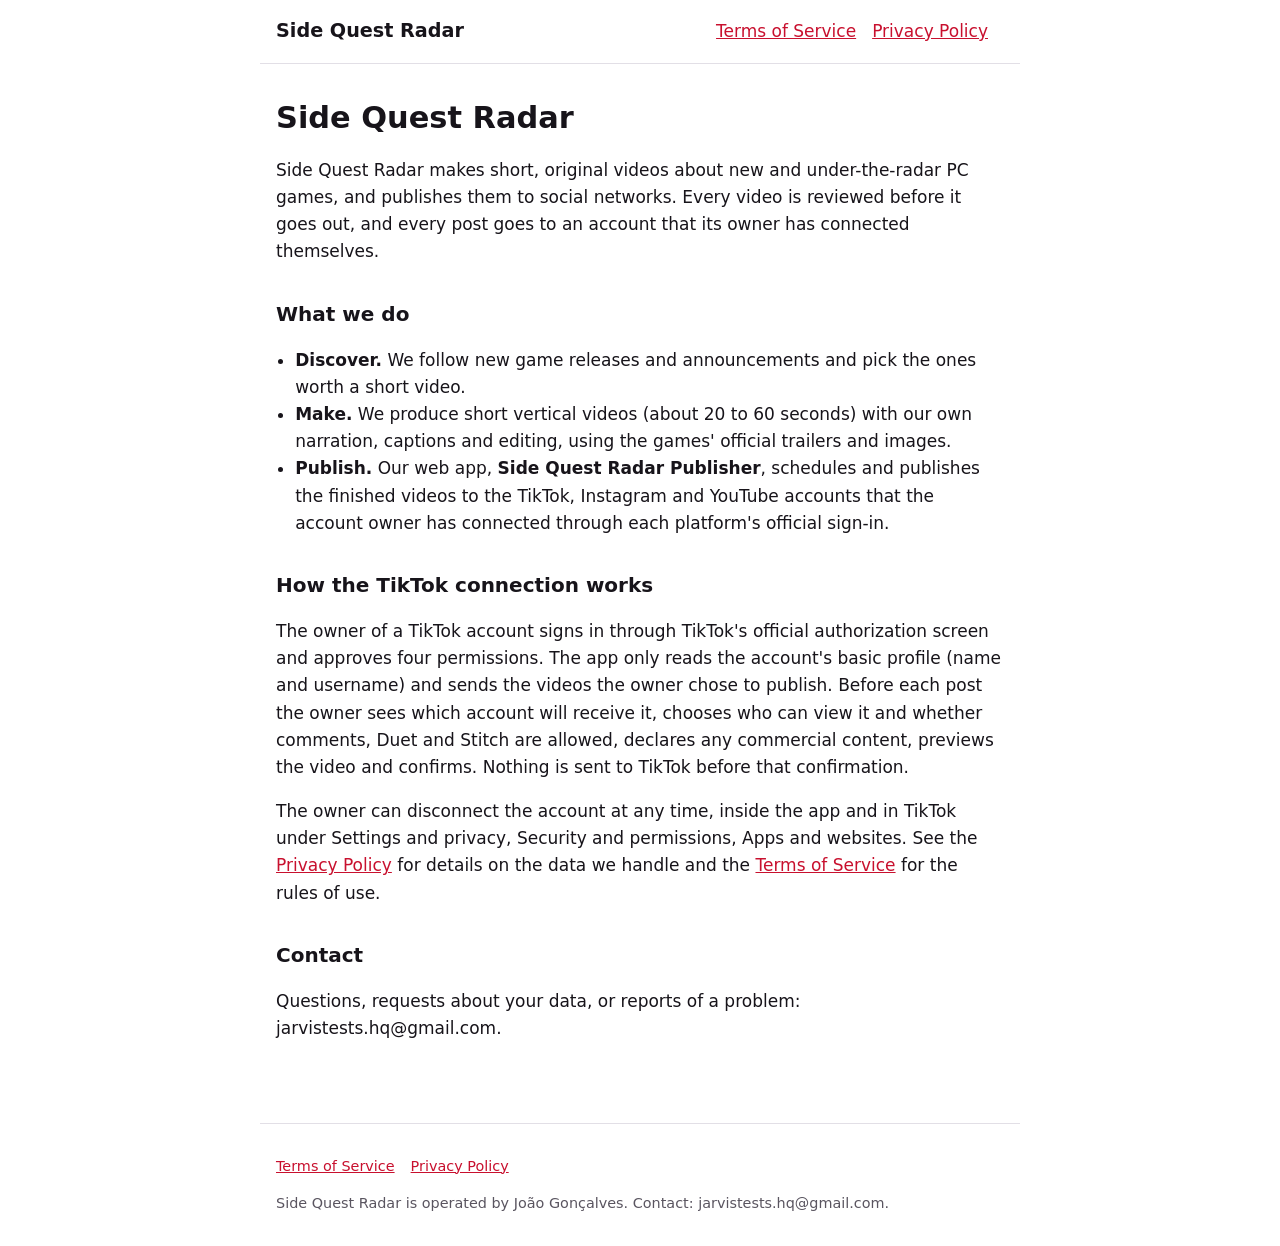
<file: index.html>
<!doctype html>
<html lang="en">
<head>
<meta charset="utf-8">
<meta name="viewport" content="width=device-width, initial-scale=1">
<title>Side Quest Radar</title>
<meta name="description" content="Side Quest Radar makes short videos about new and hidden Steam games, and publishes them to the creator's own TikTok, Instagram and YouTube accounts.">
<link rel="stylesheet" href="./style.css">
</head>
<body>
<header>
<a class="brand" href="./">Side Quest Radar</a>
<nav aria-label="Main"><a href="./terms/">Terms of Service</a><a href="./privacy/">Privacy Policy</a></nav>
</header>
<main>
<h1>Side Quest Radar</h1>
<p>Side Quest Radar makes short, original videos about new and under-the-radar PC games, and publishes them to social networks. Every video is reviewed before it goes out, and every post goes to an account that its owner has connected themselves.</p>

<h2>What we do</h2>
<ul>
<li><strong>Discover.</strong> We follow new game releases and announcements and pick the ones worth a short video.</li>
<li><strong>Make.</strong> We produce short vertical videos (about 20 to 60 seconds) with our own narration, captions and editing, using the games' official trailers and images.</li>
<li><strong>Publish.</strong> Our web app, <strong>Side Quest Radar Publisher</strong>, schedules and publishes the finished videos to the TikTok, Instagram and YouTube accounts that the account owner has connected through each platform's official sign-in.</li>
</ul>

<h2>How the TikTok connection works</h2>
<p>The owner of a TikTok account signs in through TikTok's official authorization screen and approves four permissions. The app only reads the account's basic profile (name and username) and sends the videos the owner chose to publish. Before each post the owner sees which account will receive it, chooses who can view it and whether comments, Duet and Stitch are allowed, declares any commercial content, previews the video and confirms. Nothing is sent to TikTok before that confirmation.</p>
<p>The owner can disconnect the account at any time, inside the app and in TikTok under Settings and privacy, Security and permissions, Apps and websites. See the <a href="privacy/">Privacy Policy</a> for details on the data we handle and the <a href="terms/">Terms of Service</a> for the rules of use.</p>

<h2>Contact</h2>
<p>Questions, requests about your data, or reports of a problem: jarvistests.hq@gmail.com.</p>
</main>
<footer>
<p><a href="./terms/">Terms of Service</a><a href="./privacy/">Privacy Policy</a></p>
<p>Side Quest Radar is operated by João Gonçalves. Contact: jarvistests.hq@gmail.com.</p>
</footer>
</body>
</html>
</file>
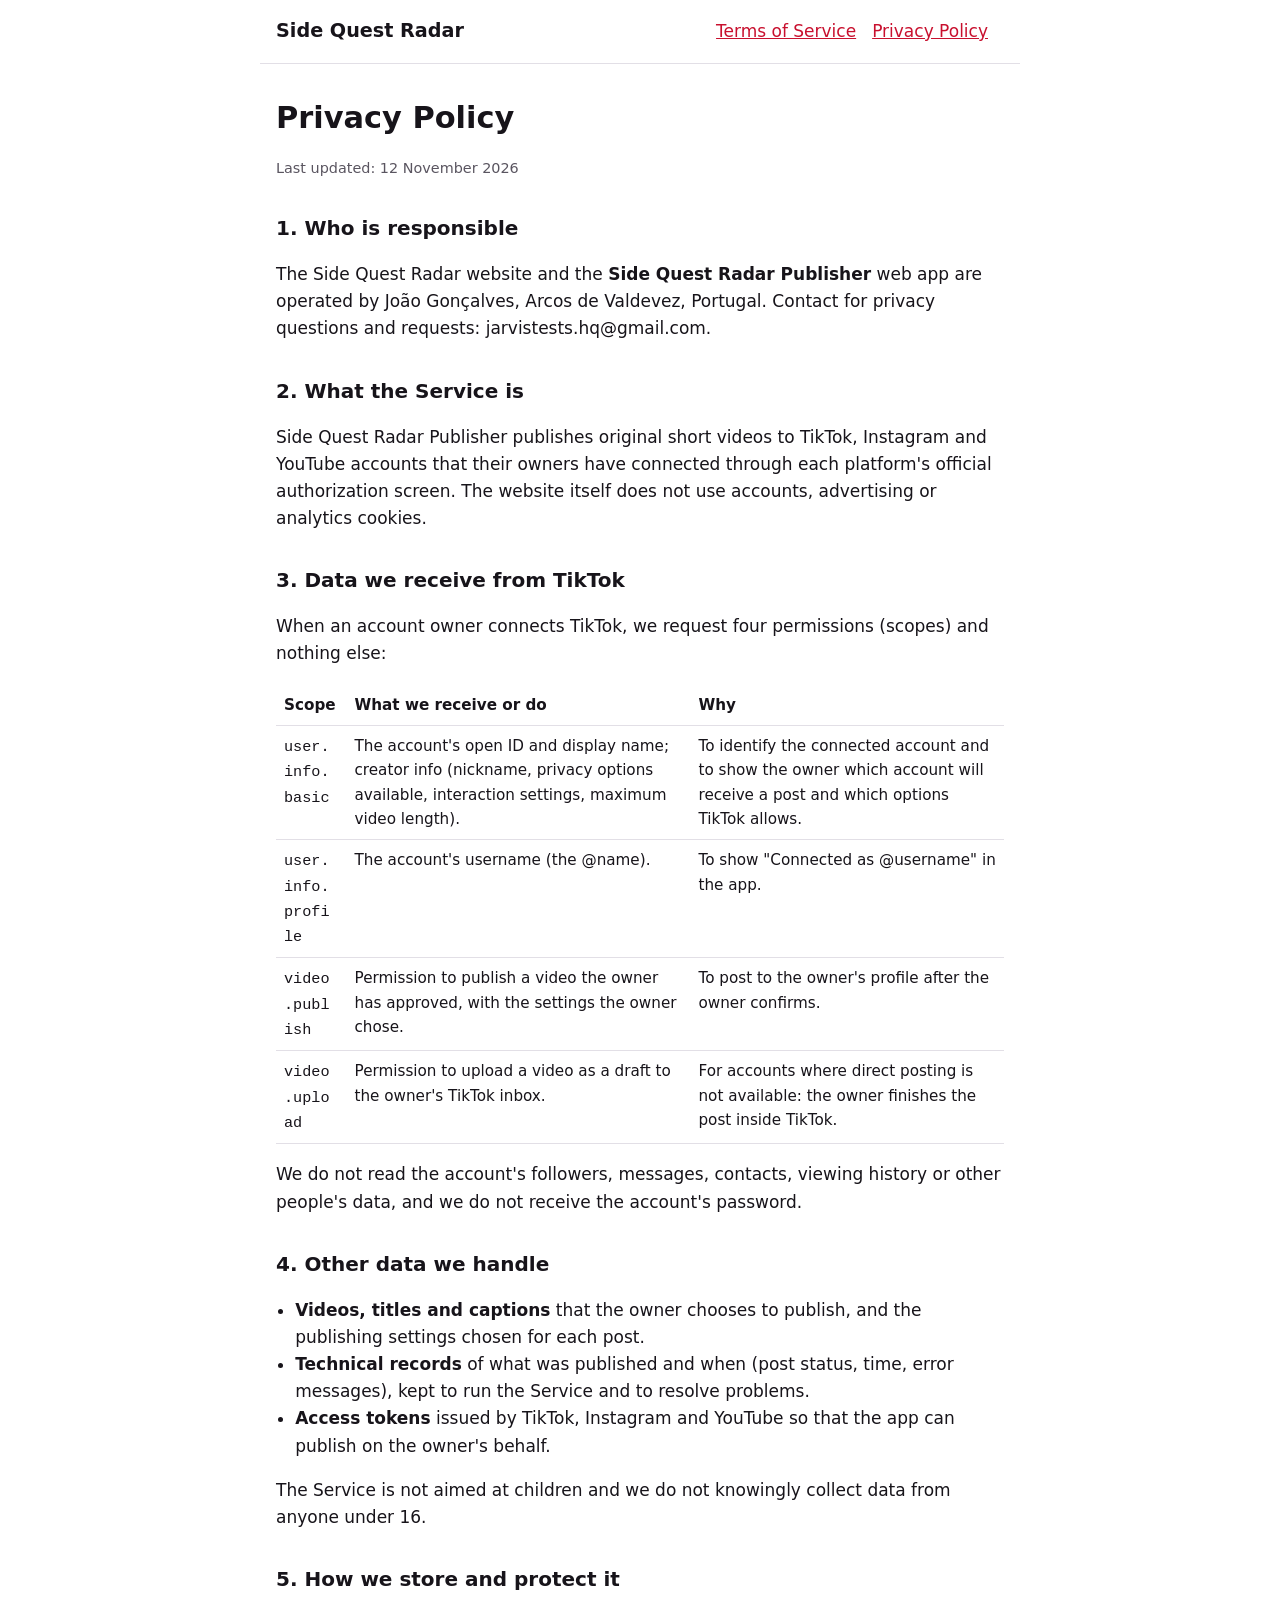
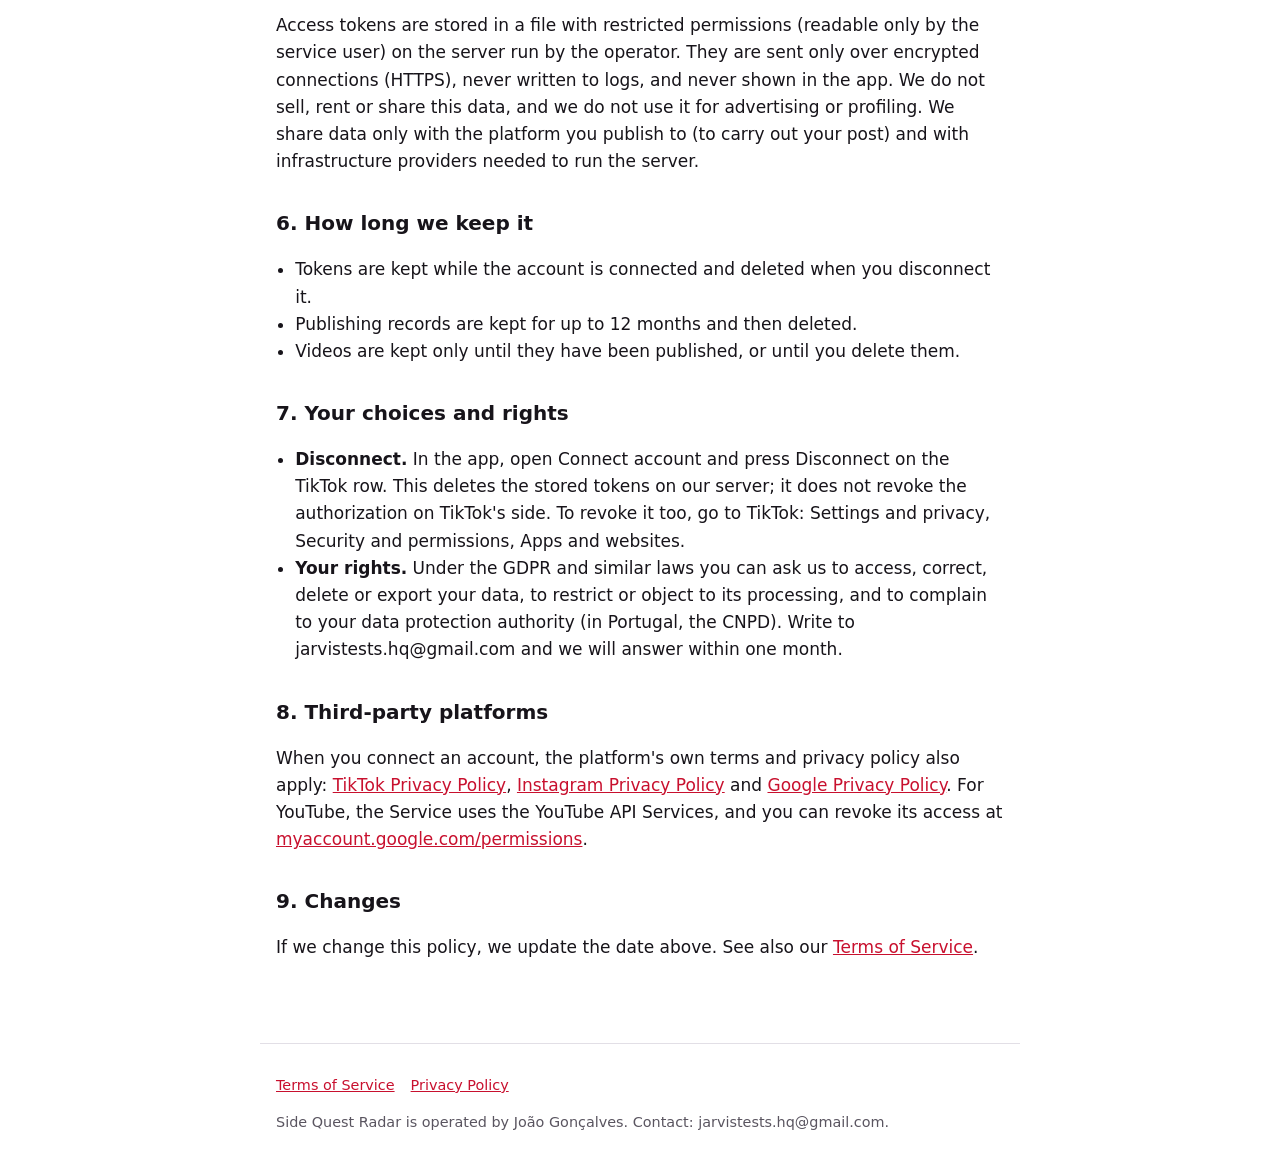
<file: privacy/index.html>
<!doctype html>
<html lang="en">
<head>
<meta charset="utf-8">
<meta name="viewport" content="width=device-width, initial-scale=1">
<title>Privacy Policy - Side Quest Radar</title>
<meta name="description" content="How Side Quest Radar and the Side Quest Radar Publisher web app handle data, including data received from TikTok.">
<link rel="stylesheet" href="../style.css">
</head>
<body>
<header>
<a class="brand" href="../">Side Quest Radar</a>
<nav aria-label="Main"><a href="../terms/">Terms of Service</a><a href="../privacy/">Privacy Policy</a></nav>
</header>
<main>
<h1>Privacy Policy</h1>
<p class="muted">Last updated: 12 November 2026</p>

<h2>1. Who is responsible</h2>
<p>The Side Quest Radar website and the <strong>Side Quest Radar Publisher</strong> web app are operated by João Gonçalves, Arcos de Valdevez, Portugal. Contact for privacy questions and requests: jarvistests.hq@gmail.com.</p>

<h2>2. What the Service is</h2>
<p>Side Quest Radar Publisher publishes original short videos to TikTok, Instagram and YouTube accounts that their owners have connected through each platform's official authorization screen. The website itself does not use accounts, advertising or analytics cookies.</p>

<h2>3. Data we receive from TikTok</h2>
<p>When an account owner connects TikTok, we request four permissions (scopes) and nothing else:</p>
<table>
<tr><th>Scope</th><th>What we receive or do</th><th>Why</th></tr>
<tr><td><code>user.info.basic</code></td><td>The account's open ID and display name; creator info (nickname, privacy options available, interaction settings, maximum video length).</td><td>To identify the connected account and to show the owner which account will receive a post and which options TikTok allows.</td></tr>
<tr><td><code>user.info.profile</code></td><td>The account's username (the @name).</td><td>To show "Connected as @username" in the app.</td></tr>
<tr><td><code>video.publish</code></td><td>Permission to publish a video the owner has approved, with the settings the owner chose.</td><td>To post to the owner's profile after the owner confirms.</td></tr>
<tr><td><code>video.upload</code></td><td>Permission to upload a video as a draft to the owner's TikTok inbox.</td><td>For accounts where direct posting is not available: the owner finishes the post inside TikTok.</td></tr>
</table>
<p>We do not read the account's followers, messages, contacts, viewing history or other people's data, and we do not receive the account's password.</p>

<h2>4. Other data we handle</h2>
<ul>
<li><strong>Videos, titles and captions</strong> that the owner chooses to publish, and the publishing settings chosen for each post.</li>
<li><strong>Technical records</strong> of what was published and when (post status, time, error messages), kept to run the Service and to resolve problems.</li>
<li><strong>Access tokens</strong> issued by TikTok, Instagram and YouTube so that the app can publish on the owner's behalf.</li>
</ul>
<p>The Service is not aimed at children and we do not knowingly collect data from anyone under 16.</p>

<h2>5. How we store and protect it</h2>
<p>Access tokens are stored in a file with restricted permissions (readable only by the service user) on the server run by the operator. They are sent only over encrypted connections (HTTPS), never written to logs, and never shown in the app. We do not sell, rent or share this data, and we do not use it for advertising or profiling. We share data only with the platform you publish to (to carry out your post) and with infrastructure providers needed to run the server.</p>

<h2>6. How long we keep it</h2>
<ul>
<li>Tokens are kept while the account is connected and deleted when you disconnect it.</li>
<li>Publishing records are kept for up to 12 months and then deleted.</li>
<li>Videos are kept only until they have been published, or until you delete them.</li>
</ul>

<h2>7. Your choices and rights</h2>
<ul>
<li><strong>Disconnect.</strong> In the app, open Connect account and press Disconnect on the TikTok row. This deletes the stored tokens on our server; it does not revoke the authorization on TikTok's side. To revoke it too, go to TikTok: Settings and privacy, Security and permissions, Apps and websites.</li>
<li><strong>Your rights.</strong> Under the GDPR and similar laws you can ask us to access, correct, delete or export your data, to restrict or object to its processing, and to complain to your data protection authority (in Portugal, the CNPD). Write to jarvistests.hq@gmail.com and we will answer within one month.</li>
</ul>

<h2>8. Third-party platforms</h2>
<p>When you connect an account, the platform's own terms and privacy policy also apply: <a href="https://www.tiktok.com/legal/page/global/privacy-policy/en">TikTok Privacy Policy</a>, <a href="https://privacycenter.instagram.com/policy">Instagram Privacy Policy</a> and <a href="https://policies.google.com/privacy">Google Privacy Policy</a>. For YouTube, the Service uses the YouTube API Services, and you can revoke its access at <a href="https://myaccount.google.com/permissions">myaccount.google.com/permissions</a>.</p>

<h2>9. Changes</h2>
<p>If we change this policy, we update the date above. See also our <a href="../terms/">Terms of Service</a>.</p>
</main>
<footer>
<p><a href="../terms/">Terms of Service</a><a href="../privacy/">Privacy Policy</a></p>
<p>Side Quest Radar is operated by João Gonçalves. Contact: jarvistests.hq@gmail.com.</p>
</footer>
</body>
</html>
</file>
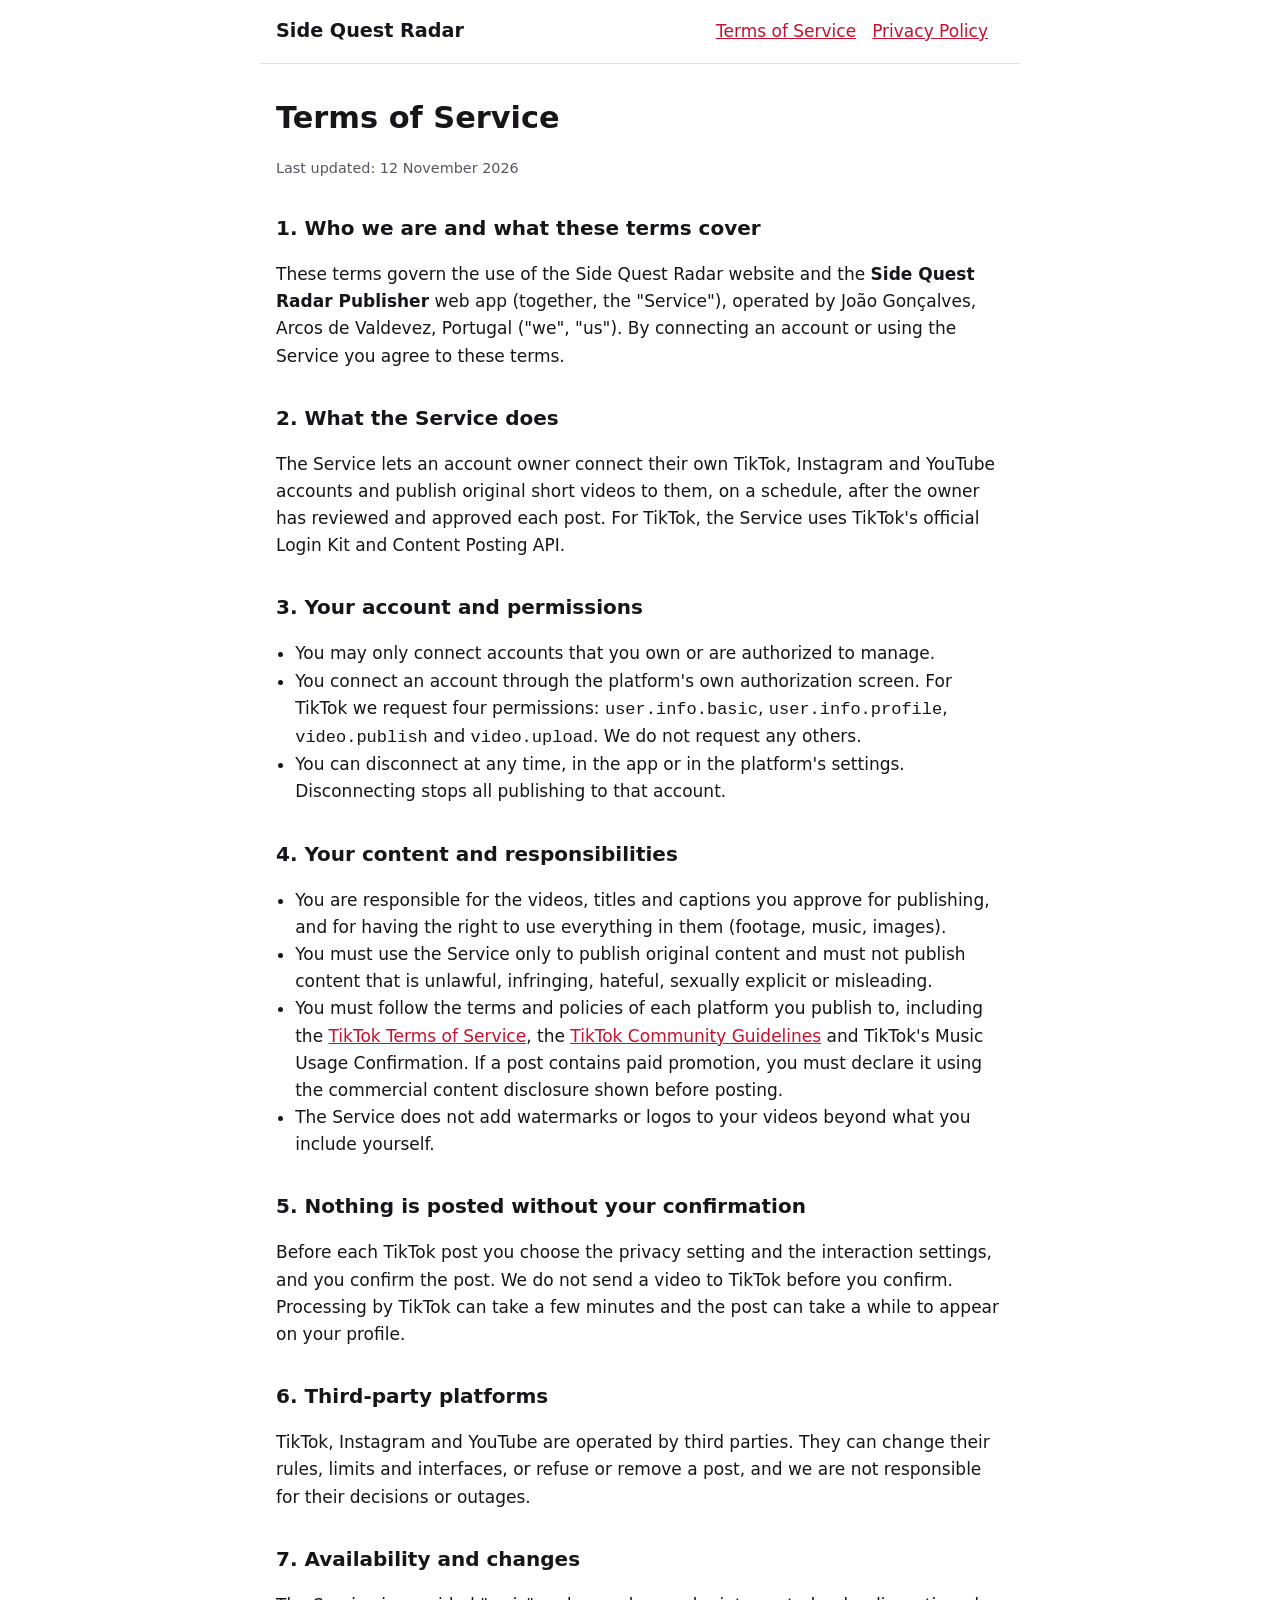
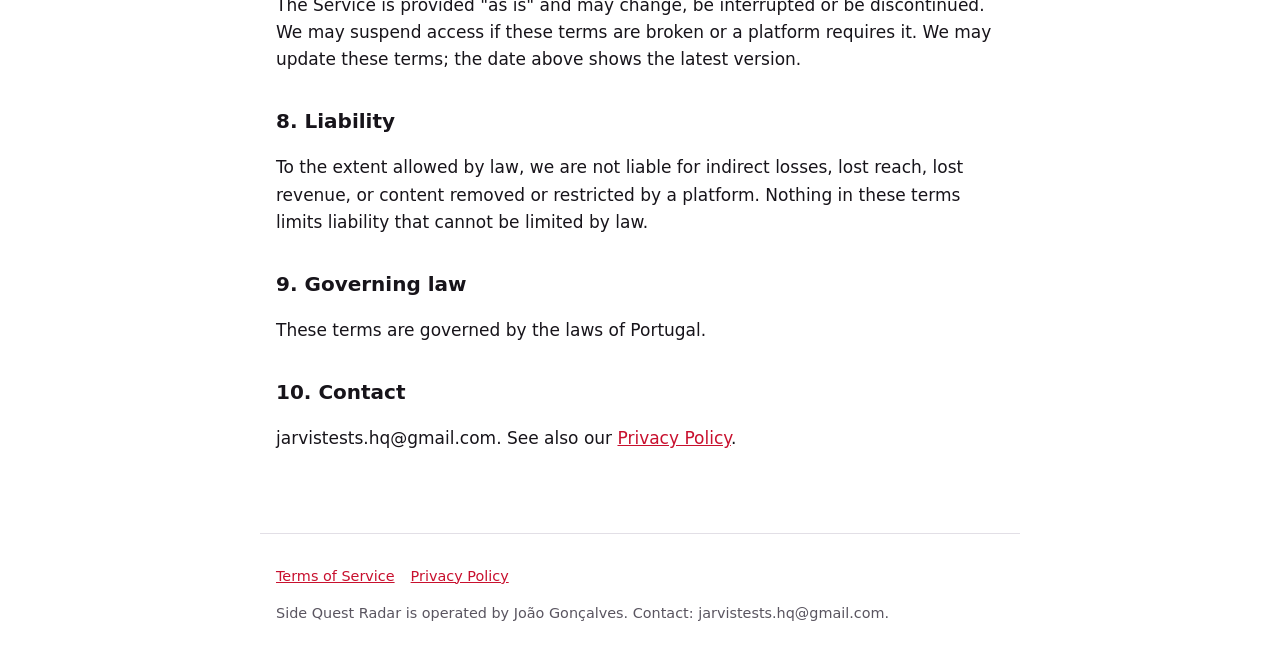
<file: terms/index.html>
<!doctype html>
<html lang="en">
<head>
<meta charset="utf-8">
<meta name="viewport" content="width=device-width, initial-scale=1">
<title>Terms of Service - Side Quest Radar</title>
<meta name="description" content="Terms of Service for Side Quest Radar and the Side Quest Radar Publisher web app.">
<link rel="stylesheet" href="../style.css">
</head>
<body>
<header>
<a class="brand" href="../">Side Quest Radar</a>
<nav aria-label="Main"><a href="../terms/">Terms of Service</a><a href="../privacy/">Privacy Policy</a></nav>
</header>
<main>
<h1>Terms of Service</h1>
<p class="muted">Last updated: 12 November 2026</p>

<h2>1. Who we are and what these terms cover</h2>
<p>These terms govern the use of the Side Quest Radar website and the <strong>Side Quest Radar Publisher</strong> web app (together, the "Service"), operated by João Gonçalves, Arcos de Valdevez, Portugal ("we", "us"). By connecting an account or using the Service you agree to these terms.</p>

<h2>2. What the Service does</h2>
<p>The Service lets an account owner connect their own TikTok, Instagram and YouTube accounts and publish original short videos to them, on a schedule, after the owner has reviewed and approved each post. For TikTok, the Service uses TikTok's official Login Kit and Content Posting API.</p>

<h2>3. Your account and permissions</h2>
<ul>
<li>You may only connect accounts that you own or are authorized to manage.</li>
<li>You connect an account through the platform's own authorization screen. For TikTok we request four permissions: <code>user.info.basic</code>, <code>user.info.profile</code>, <code>video.publish</code> and <code>video.upload</code>. We do not request any others.</li>
<li>You can disconnect at any time, in the app or in the platform's settings. Disconnecting stops all publishing to that account.</li>
</ul>

<h2>4. Your content and responsibilities</h2>
<ul>
<li>You are responsible for the videos, titles and captions you approve for publishing, and for having the right to use everything in them (footage, music, images).</li>
<li>You must use the Service only to publish original content and must not publish content that is unlawful, infringing, hateful, sexually explicit or misleading.</li>
<li>You must follow the terms and policies of each platform you publish to, including the <a href="https://www.tiktok.com/legal/page/global/terms-of-service/en">TikTok Terms of Service</a>, the <a href="https://www.tiktok.com/community-guidelines/en">TikTok Community Guidelines</a> and TikTok's Music Usage Confirmation. If a post contains paid promotion, you must declare it using the commercial content disclosure shown before posting.</li>
<li>The Service does not add watermarks or logos to your videos beyond what you include yourself.</li>
</ul>

<h2>5. Nothing is posted without your confirmation</h2>
<p>Before each TikTok post you choose the privacy setting and the interaction settings, and you confirm the post. We do not send a video to TikTok before you confirm. Processing by TikTok can take a few minutes and the post can take a while to appear on your profile.</p>

<h2>6. Third-party platforms</h2>
<p>TikTok, Instagram and YouTube are operated by third parties. They can change their rules, limits and interfaces, or refuse or remove a post, and we are not responsible for their decisions or outages.</p>

<h2>7. Availability and changes</h2>
<p>The Service is provided "as is" and may change, be interrupted or be discontinued. We may suspend access if these terms are broken or a platform requires it. We may update these terms; the date above shows the latest version.</p>

<h2>8. Liability</h2>
<p>To the extent allowed by law, we are not liable for indirect losses, lost reach, lost revenue, or content removed or restricted by a platform. Nothing in these terms limits liability that cannot be limited by law.</p>

<h2>9. Governing law</h2>
<p>These terms are governed by the laws of Portugal.</p>

<h2>10. Contact</h2>
<p>jarvistests.hq@gmail.com. See also our <a href="../privacy/">Privacy Policy</a>.</p>
</main>
<footer>
<p><a href="../terms/">Terms of Service</a><a href="../privacy/">Privacy Policy</a></p>
<p>Side Quest Radar is operated by João Gonçalves. Contact: jarvistests.hq@gmail.com.</p>
</footer>
</body>
</html>
</file>
<file: style.css>
:root { color-scheme: light dark; --bg: #fff; --text: #17141a; --muted: #5a5560; --line: #e2dfe6; --accent: #c8102e; }
@media (prefers-color-scheme: dark) { :root { --bg: #121014; --text: #f1eef3; --muted: #aaa3b0; --line: #2c2830; --accent: #ff6b81; } }
* { box-sizing: border-box; }
body { margin: 0; background: var(--bg); color: var(--text); font: 17px/1.6 system-ui, -apple-system, "Segoe UI", sans-serif; }
header, main, footer { max-width: 760px; margin: 0 auto; padding: 16px; }
header { display: flex; flex-wrap: wrap; gap: 8px 24px; align-items: baseline; justify-content: space-between; border-bottom: 1px solid var(--line); }
header a.brand { font-weight: 700; font-size: 1.2rem; color: var(--text); text-decoration: none; }
nav a { margin-right: 16px; }
a { color: var(--accent); }
h1 { font-size: 1.9rem; line-height: 1.2; }
h2 { font-size: 1.25rem; margin-top: 2rem; }
.muted { color: var(--muted); font-size: 0.9rem; }
footer { border-top: 1px solid var(--line); margin-top: 3rem; color: var(--muted); font-size: 0.9rem; }
footer a { margin-right: 16px; }
ul { padding-left: 1.2rem; }
table { border-collapse: collapse; width: 100%; font-size: 0.95rem; }
th, td { overflow-wrap: anywhere; text-align: left; vertical-align: top; padding: 8px; border-bottom: 1px solid var(--line); }
</file>
